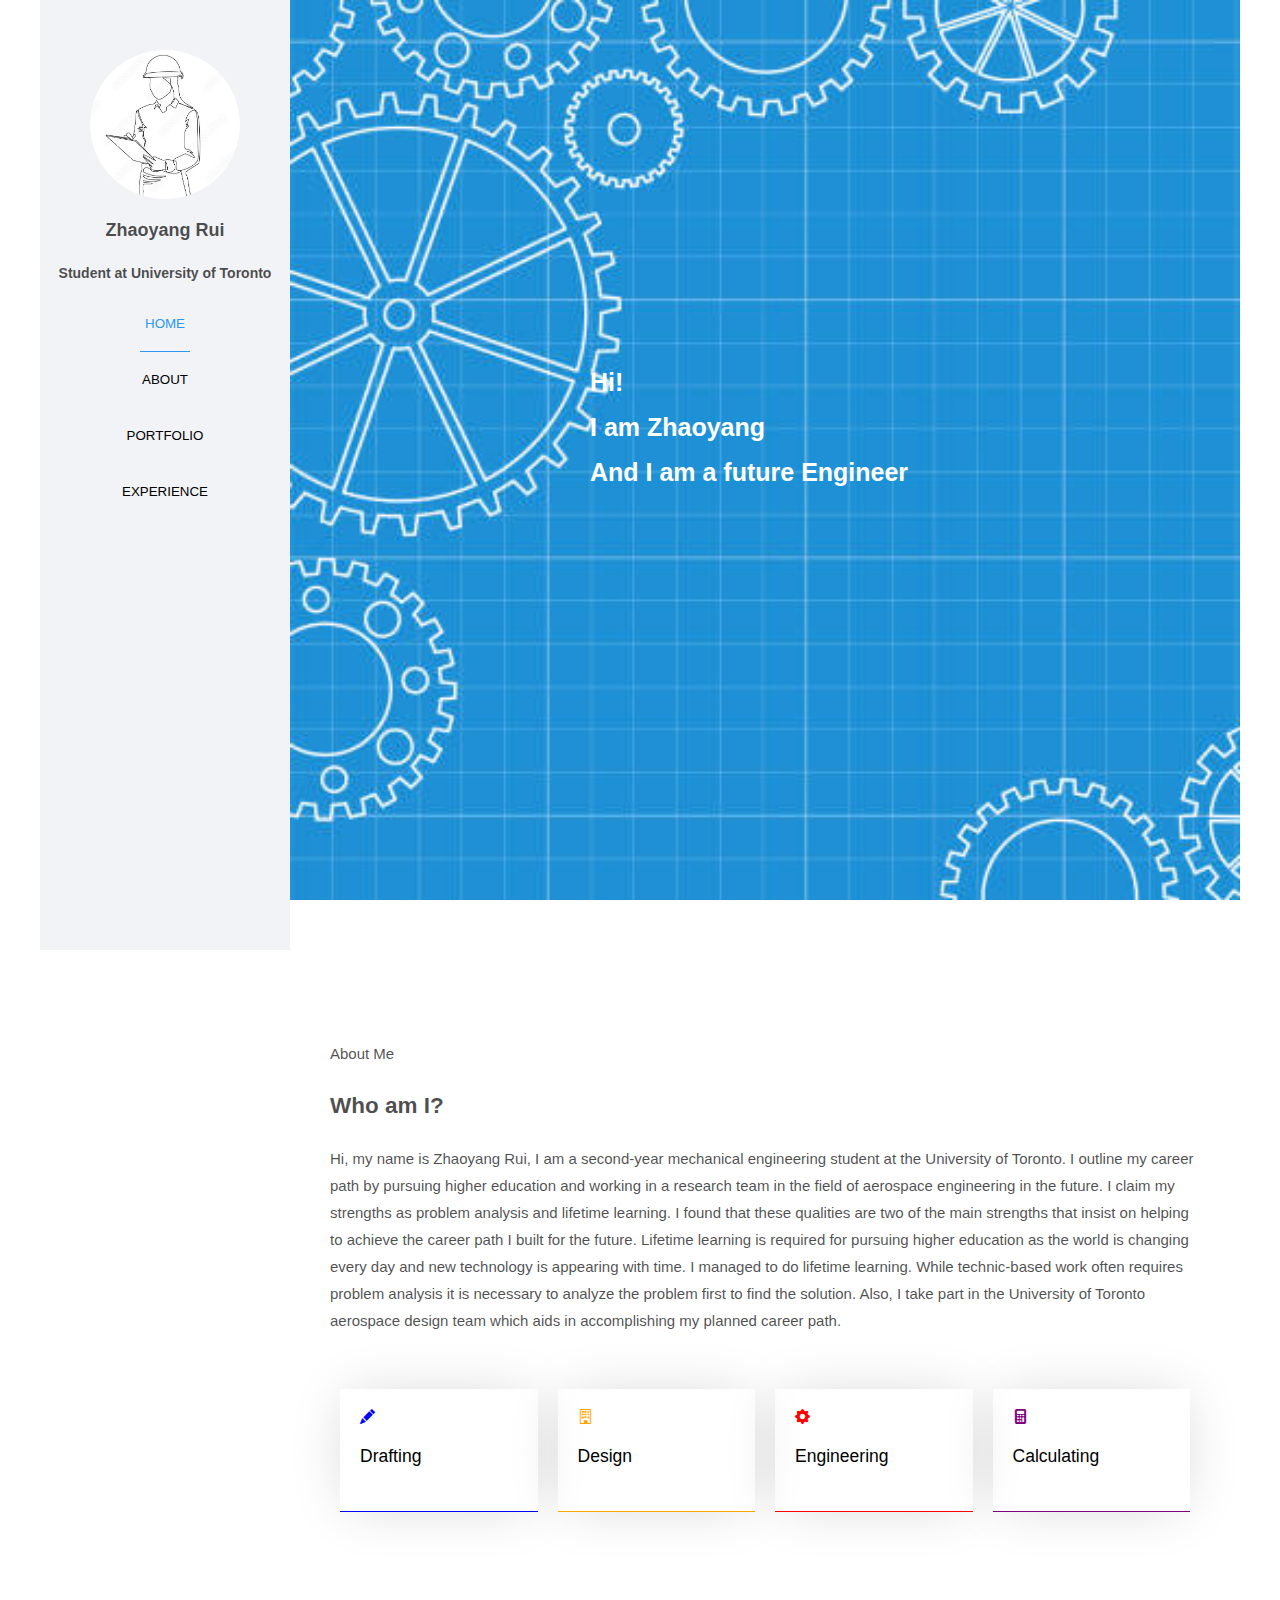
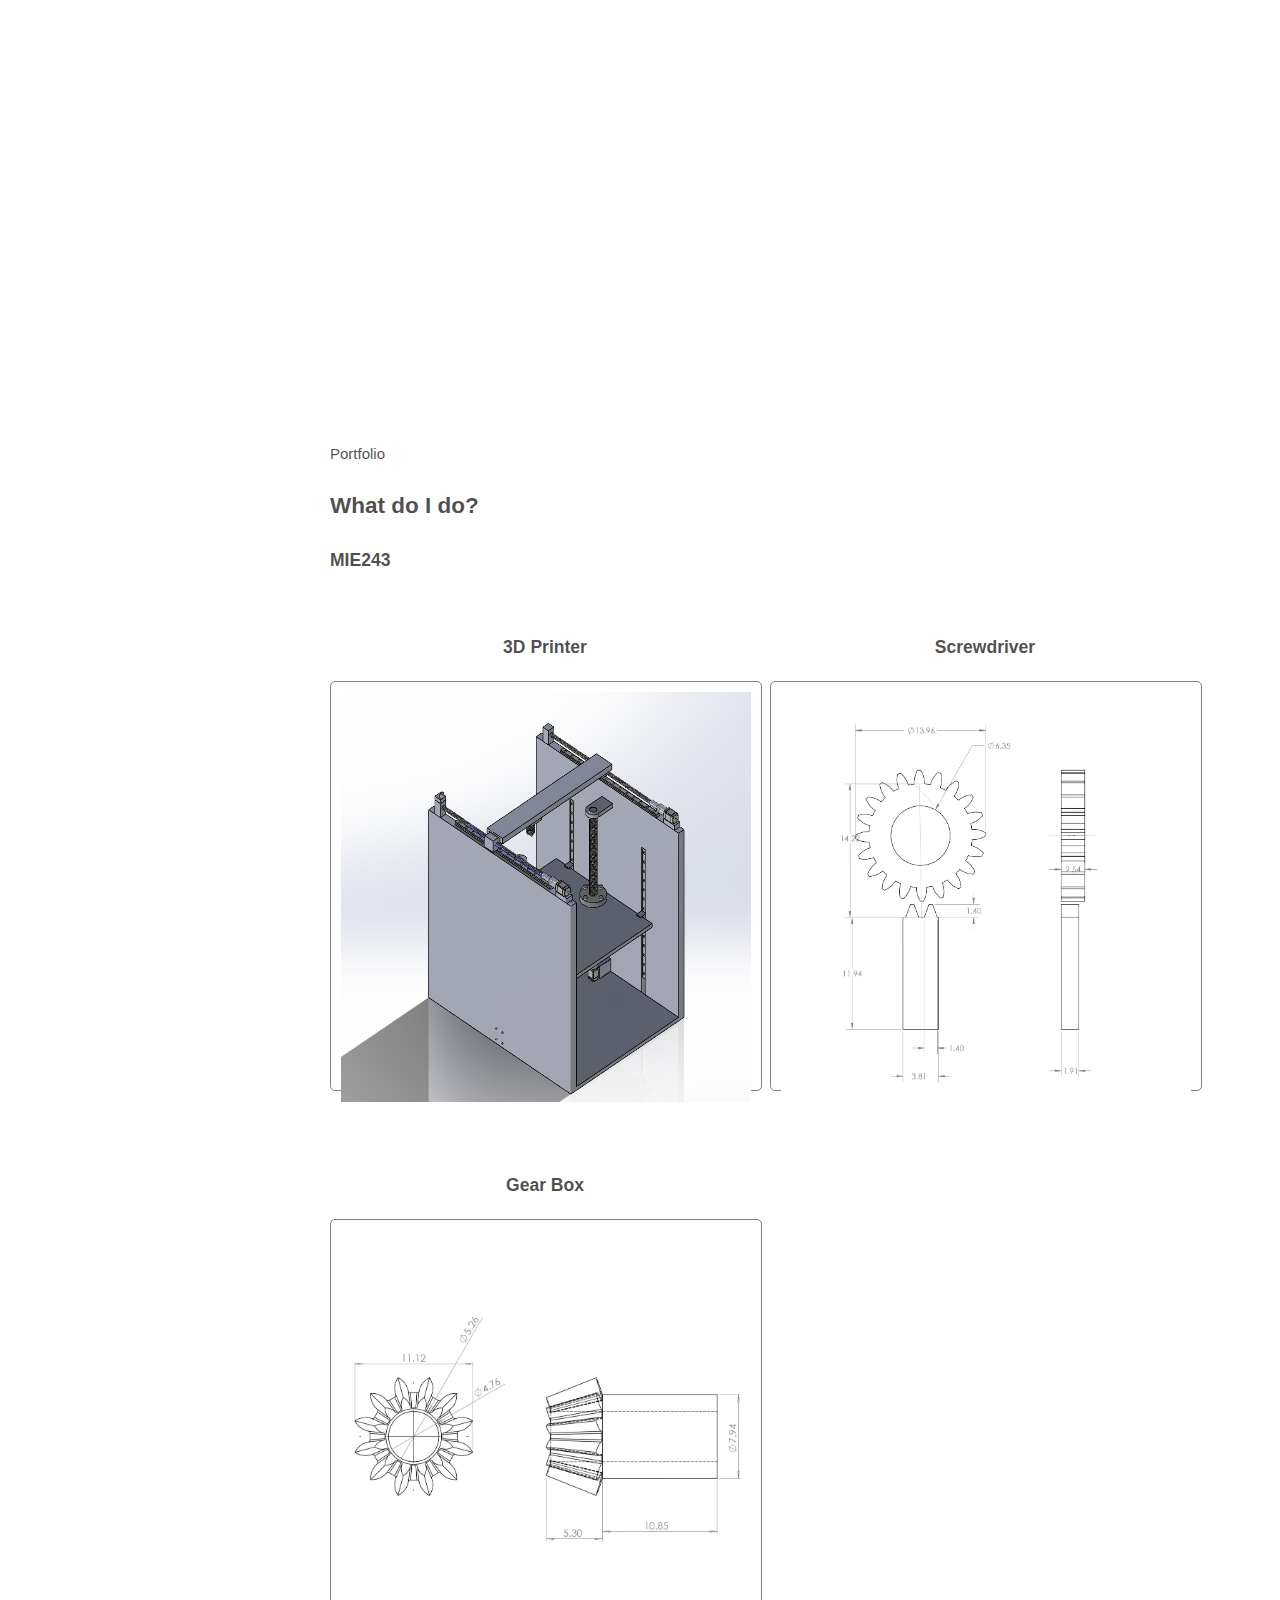
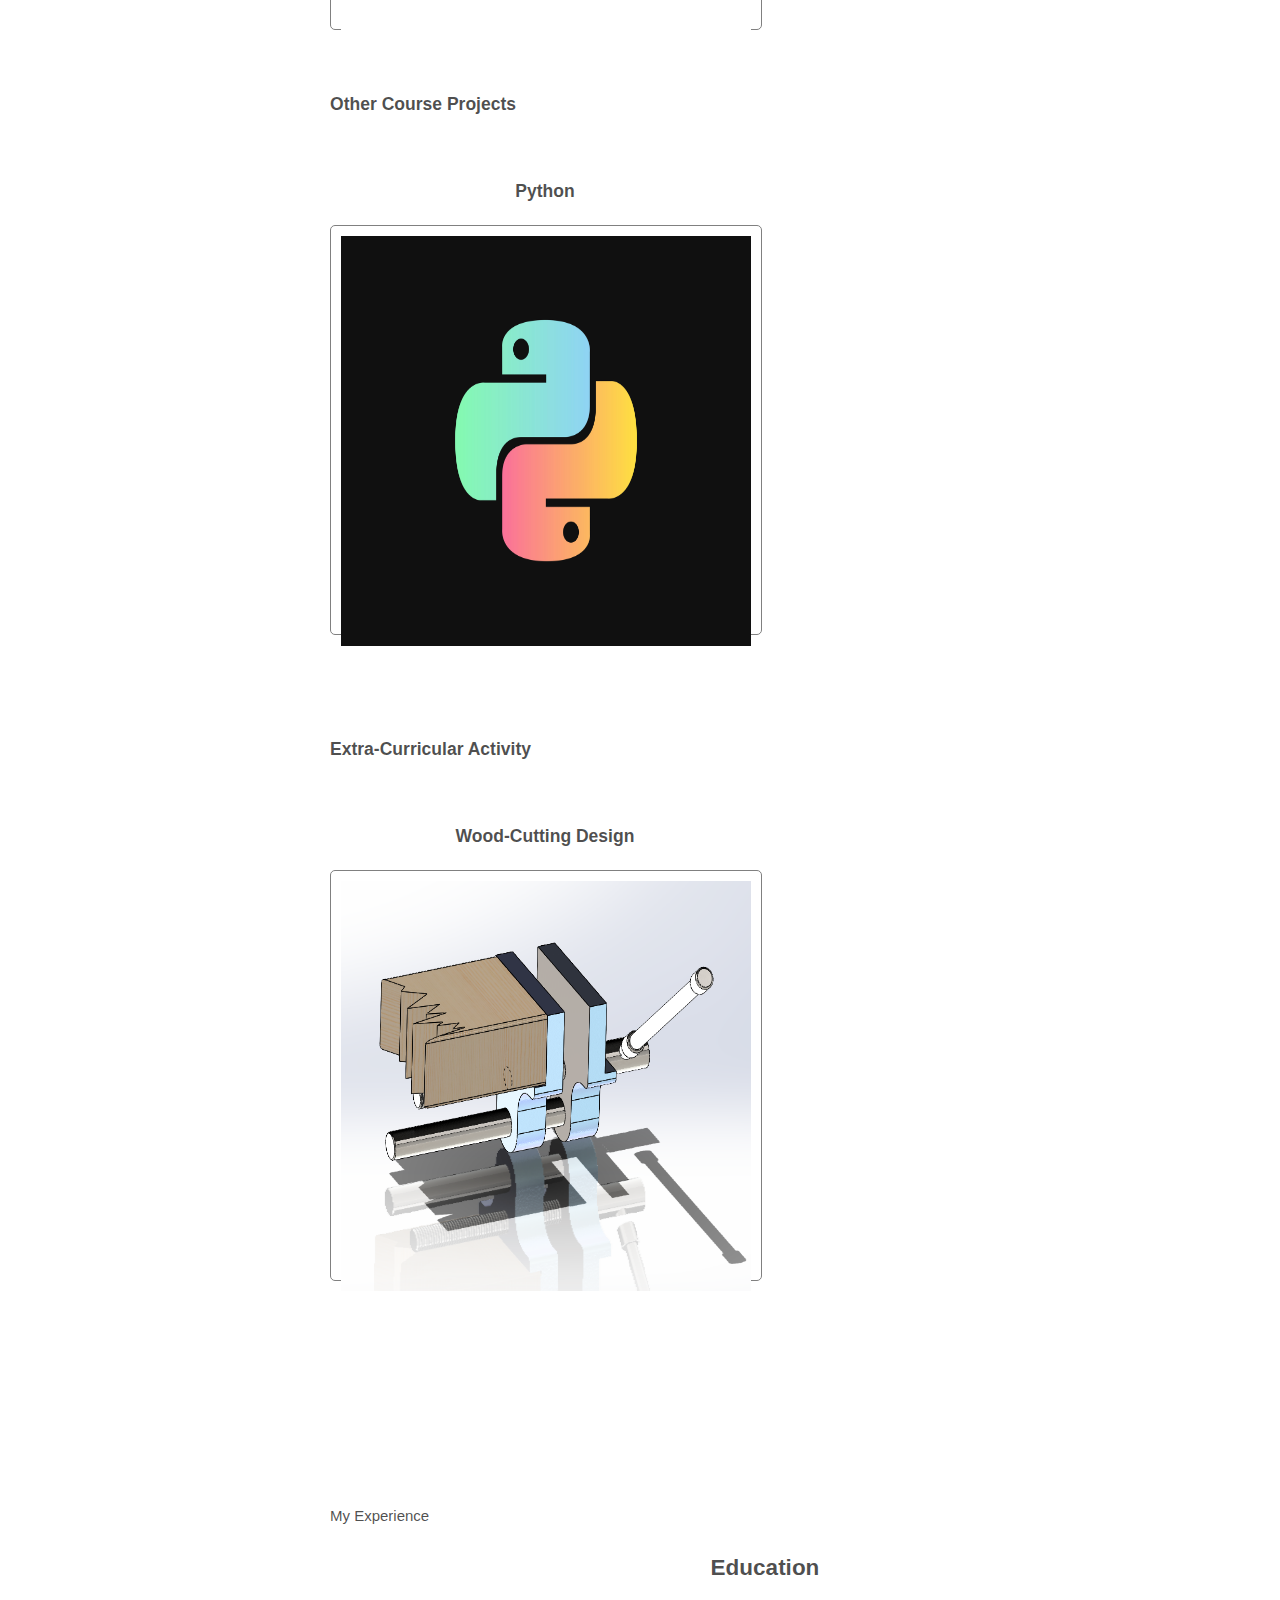
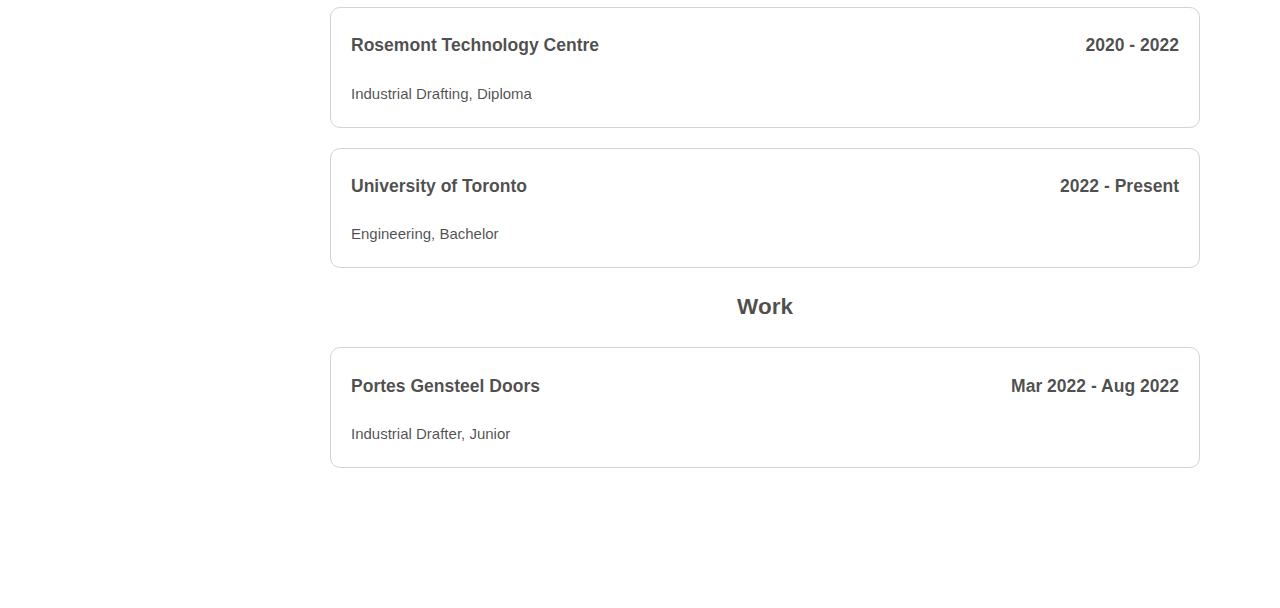
<file: index.html>
<!DOCTYPE html PUBLIC>

<html>

<head>

	<meta http-equiv="Content-Type" content="text/html; charset=UTF-8">

	<link rel="stylesheet" href="https://cdn.jsdelivr.net/npm/bootstrap-icons@1.5.0/font/bootstrap-icons.css">
	
	<link rel="stylesheet" type="text/css" href="style.css">

	<script type="text/javascript" src="index.js"></script>
	<link rel="icon" type="image/png" sizes="16x16" href="/favicon-16.png">

    <title>Zhaoyang - Portfolio</title>

</head>



<body class="flexibleContainer">
    <div class="sideBar">
        <img src="mainLogo.jpg" class="frontImg" alt="Photo">
        <h2>Zhaoyang Rui</h2>
        <h3>Student at University of Toronto</h3>

        <button type="button" id="buttonHome" class="active" onclick="scrollFunc(this, 'home')">HOME</button>
        <button type="button" id="buttonAbut" onclick="scrollFunc(this, 'aboutme')">ABOUT</button>
        <button type="button" id="buttonPortfolio" onclick="scrollFunc(this, 'portfolio')">PORTFOLIO</button>
        <button type="button" id="buttonExperience" onclick="scrollFunc(this, 'experience')">EXPERIENCE</button>
        <!-- <button type="button" id="buttonContact" onclick="scrollFunc(this, 'contact')">CONTACT</button> -->

    </div>
    <div class="flexible mainBody" id="myBody">
        <section id="home">
            <div style="background-image: url(/istockphoto-1088741344-612x612.jpg); width: 100%; height: 100%;     background-size: cover;"></div>
            <span class="frontImgText">Hi!<br> I am Zhaoyang <br>And I am a future Engineer</span>
        </section>
        <section id="aboutme">
            <div class="bodyWText">
                <span>About Me</span>
                <h2>Who am I?</h3>
                <p>Hi, my name is Zhaoyang Rui, I am a second-year mechanical engineering student at the University of Toronto. I outline my career path by pursuing higher education and working in a research team in the field of aerospace engineering in the future. I claim my strengths as problem analysis and lifetime learning. I found that these qualities are two of the main strengths that insist on helping to achieve the career path I built for the future. Lifetime learning is required for pursuing higher education as the world is changing every day and new technology is appearing with time. I managed to do lifetime learning. While technic-based work often requires problem analysis it is necessary to analyze the problem first to find the solution. Also, I take part in the University of Toronto aerospace design team which aids in accomplishing my planned career path.</p>
                <div class="flexibleContainer">
                    <div class="flexible margin-40">
                            <div class="services color-1">
                                <span class="icon2"><i class="bi-pencil-fill"></i></span>
                                <h3>Drafting</h3>
                            </div>
                    </div>
                    <div class="flexible margin-40">
                            <div class="services color-2">
                                <span class="icon2"><i class="bi-building"></i></span>
                                <h3>Design</h3>
                        </div>
                    </div>
                    <div class="flexible margin-40">
                            <div class="services color-3">
                                <span class="icon2"><i class="bi-gear-fill"></i></span>
                                <h3>Engineering</h3>
                            </div>
                    </div>
                    <div class="flexible margin-40">
                            <div class="services color-4">
                                <span class="icon2"><i class="bi-calculator-fill"></i></span>
                                <h3>Calculating</h3>
                            </div>
                    </div>
                </div>
            </div>
        </section>
        <section id="portfolio" style="height: auto;">
            <div class="bodyWText">
                <span>Portfolio</span>
                <h2>What do I do?</h2>
                <h3>MIE243</h3>
                <div class="flexibleContainer" style="gap: 10px;">
                    <div class="flexible margin-20">
                        <h3>3D Printer</h3>
                        <div class="box">
                            <img src="project3dPrinterLogo.PNG" alt="">
                            <a href="displayProjects/project3dPrinter.html" class="showme">Show me</a>
                        </div>
                    </div>
                    <div class="flexible margin-20">
                        <h3>Screwdriver</h3>
                        <div class="box">
                            <img src="project7 Logo.jpg" alt="">
                            <a href="displayProjects/project7.html" class="showme">Show me</a>
                        </div>
                    </div>
                </div>
                <div class="flexibleContainer" style="gap: 10px;">
                    <div class="flexible margin-20">
                        <h3>Gear Box</h3>
                        <div class="box">
                            <img src="project5 Logo.jpg" alt="">
                            <a href="displayProjects/gearbox.html" class="showme">Show me</a>
                        </div>
                    </div>
                    <div class="flexible margin-20"></div>
                </div>
                
                <h3>Other Course Projects</h3>
                <div class="flexibleContainer" style="gap: 10px;">
                    <div class="flexible margin-20">
                        <h3>Python</h3>
                        <div class="box">
                            <img src="pythonLogo.jpg" alt="">
                            <a href="displayProjects/python.html" class="showme">Show me</a>
                        </div>
                    </div>
                    <div class="flexible margin-20"></div>
                </div>
                <div class="flexibleContainer" style="gap: 10px;">
                    
                    <div class="flexible margin-20"></div>
                    <div class="flexible margin-20"></div>
                </div>
                <h3>Extra-Curricular Activity</h3>
                <div class="flexibleContainer" style="gap: 10px;">
                    <div class="flexible margin-20">
                        <h3>Wood-Cutting Design</h3>
                        <div class="box">
                            <img src="extraProject1Logo.PNG" alt="">
                            <a href="displayProjects/woodCutterProjectExtra.html" class="showme">Show me</a>
                        </div>
                    </div>
                    <div class="flexible margin-20"></div>
                </div>
            </div>
        </section>
        <section id="experience" style="height: auto;">
            <div class="bodyWText">
                <span>My Experience</span>
                <h2>Education</h2>
                <div style="border: 1px solid lightgrey; padding: 5px 20px; border-radius: 10px;">
                    <h3>Rosemont Technology Centre <span style="float: right">2020 - 2022</span></h3>
                    <p>Industrial Drafting, Diploma</p>
                </div>
                <div style="border: 1px solid lightgrey; padding: 5px 20px; border-radius: 10px; margin-top: 20px">
                    <h3>University of Toronto <span style="float: right">2022 - Present</span></h3>
                    <p>Engineering, Bachelor</p>
                </div>
                <h2>Work</h2>
                <div style="border: 1px solid lightgrey; padding: 5px 20px; border-radius: 10px; margin-top: 20px">
                    <h3>Portes Gensteel Doors <span style="float: right">Mar 2022 - Aug 2022</span></h3>
                    <p>Industrial Drafter, Junior</p>
                </div>
            </div>
        </section>
        <!-- <section id="contact" style="height: auto;">
            <div class="bodyWText">
                <span>Contact Me</span>
                <h2>How to reach me?</h2>
                <div style="border: 1px solid lightgrey; padding: 5px 20px; border-radius: 10px;">
                    <h3>Phone <a style="float: right" href="tel:647-457-9391">+1 (647) 457-9391</a></h3>
                    <h3>Email <a style="float: right" href="mailto:zhaoyang.rui@mail.utoronto.ca">zhaoyang.rui@mail.utoronto.ca</a></h3>
                </div>
            </div> -->
    </div>
</body>

<script>
    
    let pos = 0;
    document.addEventListener("scroll", (event) => {
    pos = (document.documentElement.scrollTop || document.body.scrollTop);
    if( pos >= 0 && pos <= 773){
        setClassActive(document.querySelector("#buttonHome"))
    }else if(pos >= 773 && pos <= 1545){
        setClassActive(document.querySelector("#buttonAbut"))
    }else if( pos >= 1545 && pos <= 3700){
        setClassActive(document.querySelector("#buttonPortfolio"))
    }else if( pos >= 3800){
        setClassActive(document.querySelector("#buttonExperience"))
    }
    });
</script>

</html>
</file>
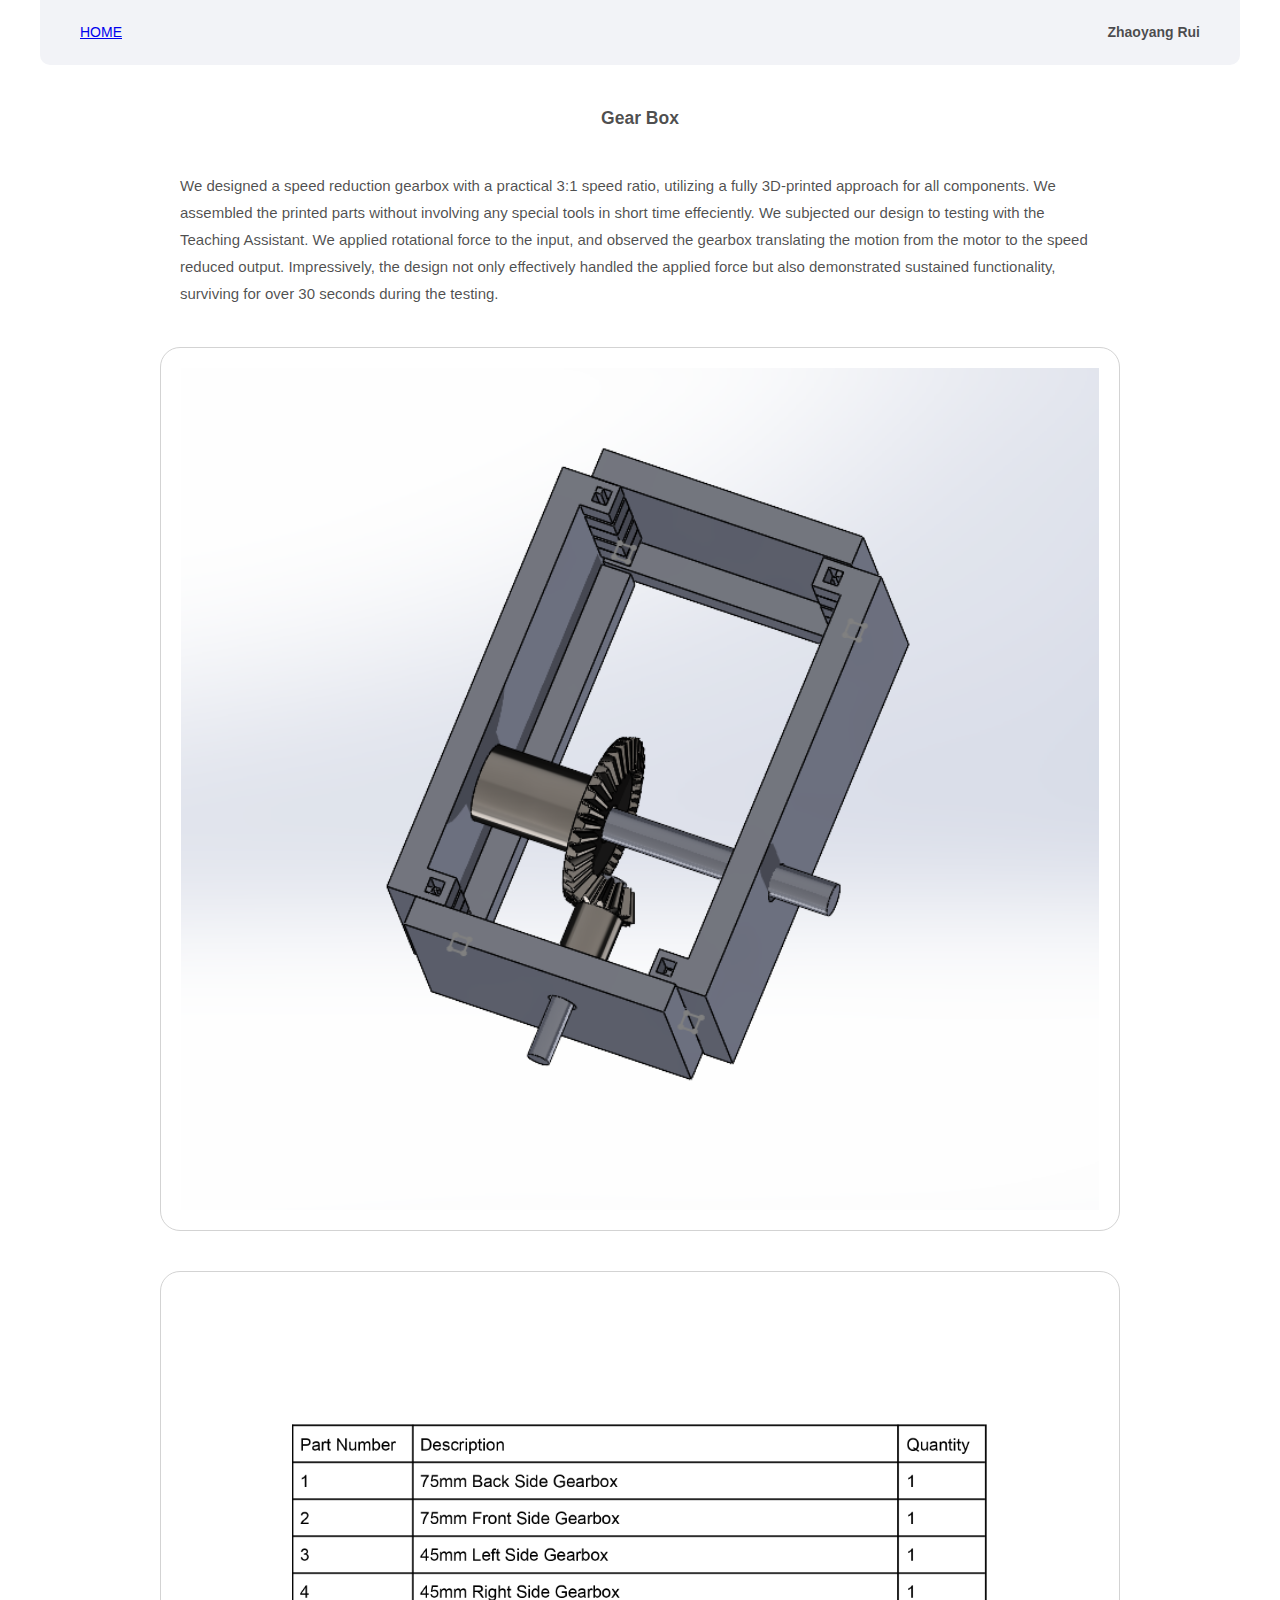
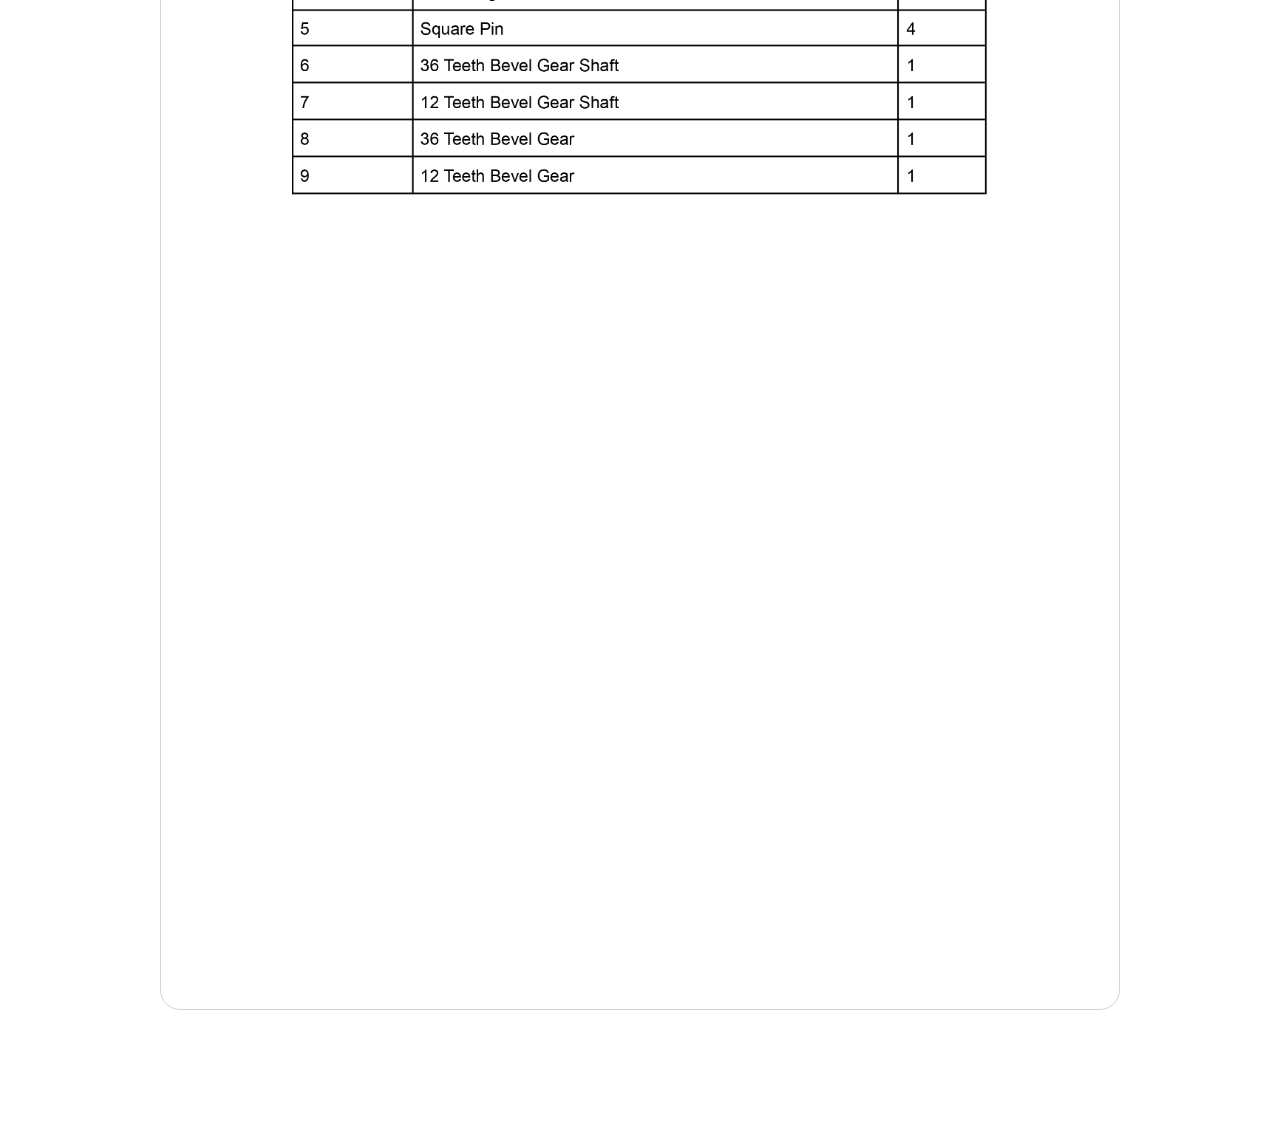
<file: displayProjects/gearbox.html>
<html>

<head>

	<meta http-equiv="Content-Type" content="text/html; charset=UTF-8">

	<link rel="stylesheet" href="https://cdn.jsdelivr.net/npm/bootstrap-icons@1.5.0/font/bootstrap-icons.css">
	
	<link rel="stylesheet" type="text/css" href="../style.css">

	<script type="text/javascript" src="../index.js"></script>
	<link rel="icon" type="image/png" sizes="16x16" href="../favicon-16.png">

    <title>Zhaoyang - Project 1</title>

</head>

<body>
    <div class="topBar" style="display: flex; justify-content: space-between;">
        <a href="/">HOME</a>
        <h3></h3>
        
        <h2 style="float: right;">Zhaoyang Rui</h2>

    </div>
    <div class="flexibleContainer bodyProject" style="flex-direction: column;">
        <h3>Gear Box</h3>
    
        <p>We designed a speed reduction gearbox with a practical 3:1 speed ratio, utilizing a fully 3D-printed approach for all components. We assembled the printed parts without involving any special tools in short time effeciently. We subjected our design to testing with the Teaching Assistant. We applied rotational force to the input, and observed the gearbox translating the motion from the motor to the speed reduced output. Impressively, the design not only effectively handled the applied force but also demonstrated sustained functionality, surviving for over 30 seconds during the testing.</p>
        <img src="project1Photos/gearbox/2.PNG" alt="">
        <img src="project1Photos/gearbox/Dissection5Drawings_page-0001.jpg" alt="">
    </div>

</body>

</html>
</file>
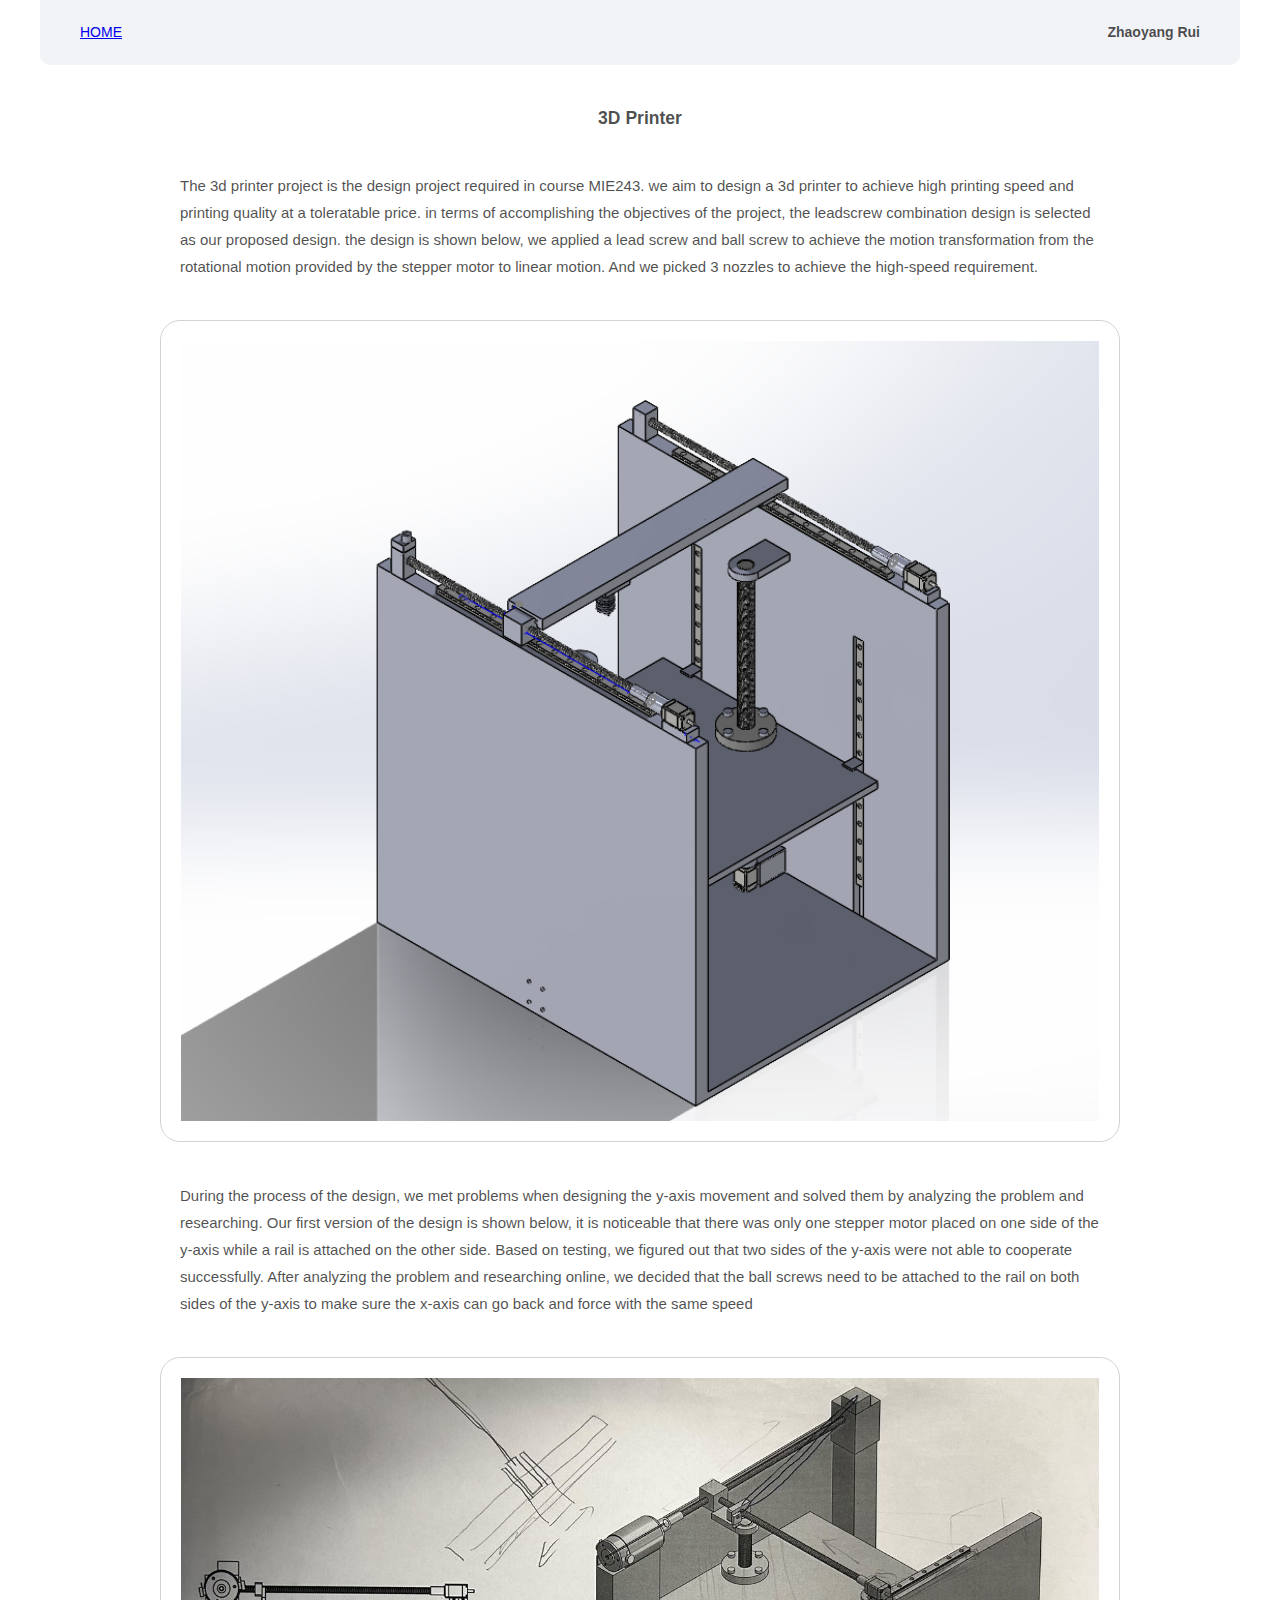
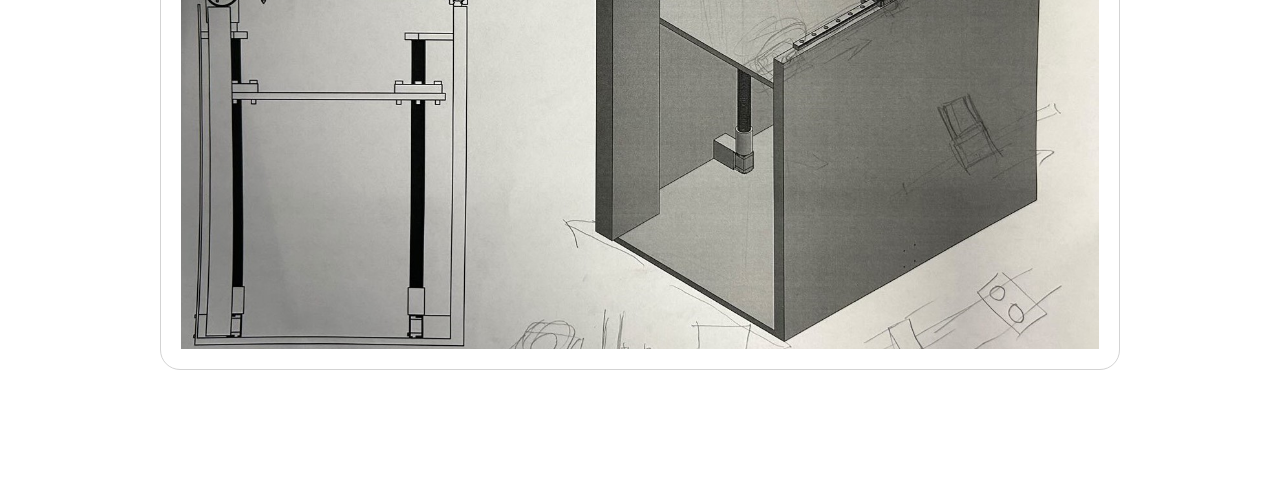
<file: displayProjects/project3dPrinter.html>
<html>

<head>

	<meta http-equiv="Content-Type" content="text/html; charset=UTF-8">

	<link rel="stylesheet" href="https://cdn.jsdelivr.net/npm/bootstrap-icons@1.5.0/font/bootstrap-icons.css">
	
	<link rel="stylesheet" type="text/css" href="../style.css">

	<script type="text/javascript" src="../index.js"></script>
	<link rel="icon" type="image/png" sizes="16x16" href="../favicon-16.png">

    <title>Zhaoyang - Project 8</title>

</head>

<body>
    <div class="topBar" style="display: flex; justify-content: space-between;">
        <a href="/">HOME</a>
        <h3></h3>
        
        <h2 style="float: right;">Zhaoyang Rui</h2>

    </div>
    <div class="flexibleContainer bodyProject" style="flex-direction: column;">
        <h3>3D Printer</h3>
        <p>The 3d printer project is the design project required in course MIE243. we aim to design a 3d printer to achieve high printing speed and printing quality at a toleratable price. in terms of accomplishing the objectives of the project, the leadscrew combination design is selected as our proposed design. the design is shown below, we applied a lead screw and ball screw to achieve the motion transformation from the rotational motion provided by the stepper motor to linear motion. And we picked 3 nozzles to achieve the high-speed requirement.</p>
        <img src="project1Photos/project3DPrinter/3d printer screenshot.PNG" alt="">
        <p>During the process of the design, we met problems when designing the y-axis movement and solved them by analyzing the problem and researching. Our first version of the design is shown below, it is noticeable that there was only one stepper motor placed on one side of the y-axis while a rail is attached on the other side. Based on testing, we figured out that two sides of the y-axis were not able to cooperate successfully. After analyzing the problem and researching online, we decided that the ball screws need to be attached to the rail on both sides of the y-axis to make sure the x-axis can go back and force with the same speed</p>
        <img src="project1Photos/project3DPrinter/IMG_3729.JPG" alt="">
    </div>

</body>

</html>
</file>
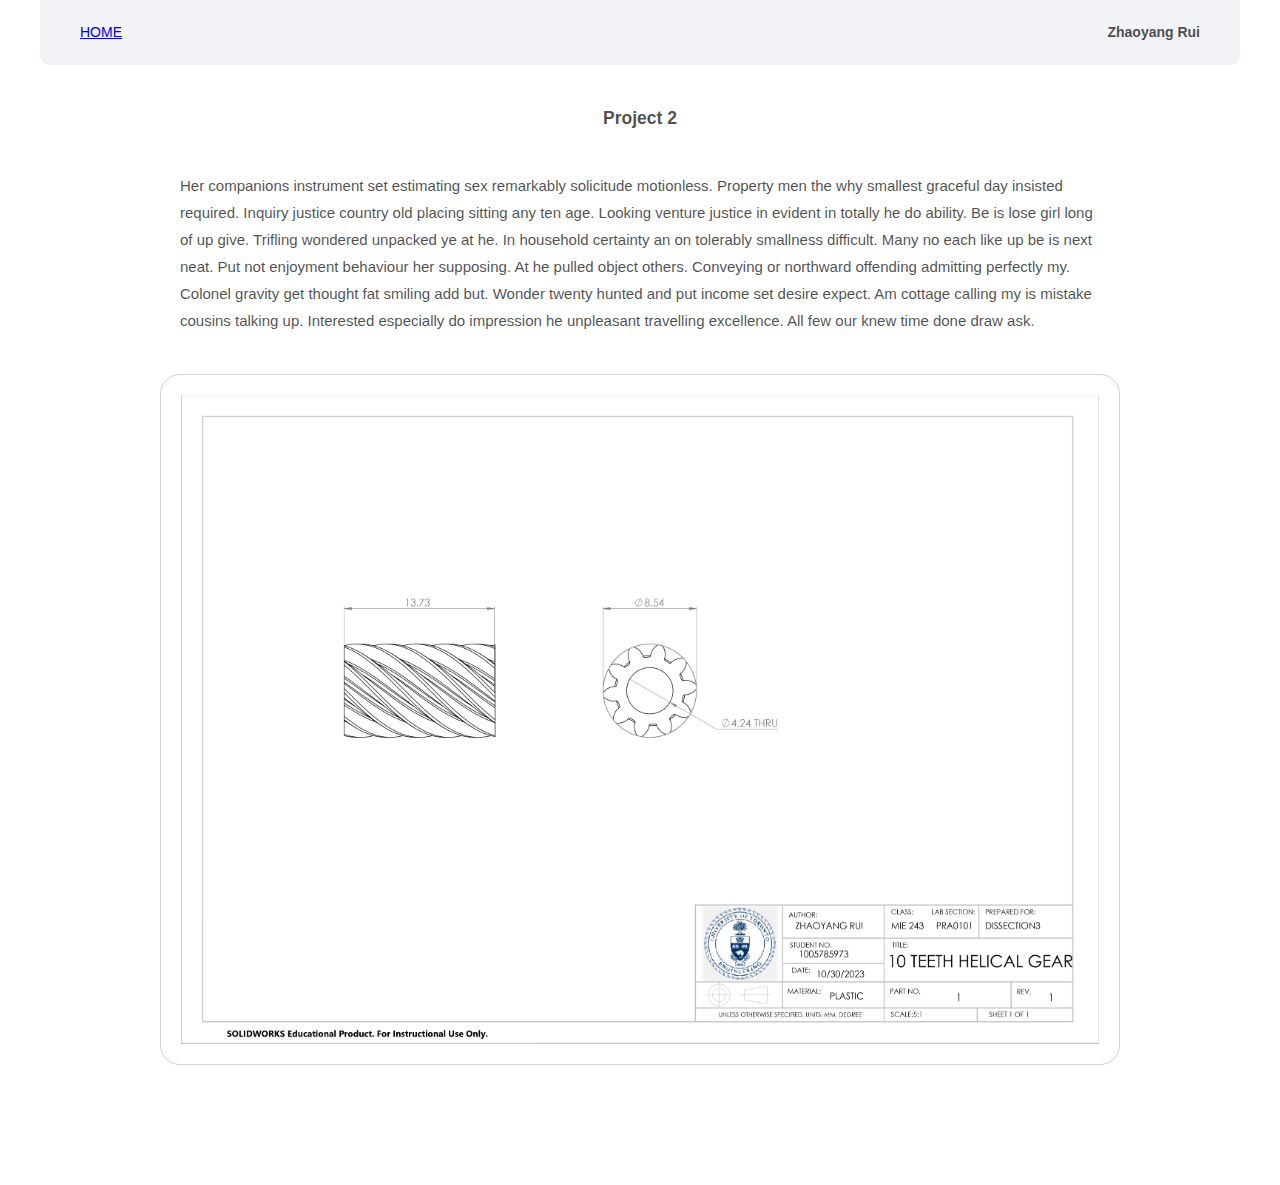
<file: displayProjects/project6.html>
<html>

<head>

	<meta http-equiv="Content-Type" content="text/html; charset=UTF-8">

	<link rel="stylesheet" href="https://cdn.jsdelivr.net/npm/bootstrap-icons@1.5.0/font/bootstrap-icons.css">
	
	<link rel="stylesheet" type="text/css" href="../style.css">

	<script type="text/javascript" src="../index.js"></script>
	<link rel="icon" type="image/png" sizes="16x16" href="../favicon-16.png">

    <title>Zhaoyang - Project 1</title>

</head>

<body>
    <div class="topBar" style="display: flex; justify-content: space-between;">
        <a href="/">HOME</a>
        <h3></h3>
        
        <h2 style="float: right;">Zhaoyang Rui</h2>

    </div>
    <div class="flexibleContainer bodyProject" style="flex-direction: column;">
        <h3>Project 2</h3>
        <p>Her companions instrument set estimating sex remarkably solicitude motionless. Property men the why smallest graceful day insisted required. Inquiry justice country old placing sitting any ten age. Looking venture justice in evident in totally he do ability. Be is lose girl long of up give. Trifling wondered unpacked ye at he. In household certainty an on tolerably smallness difficult. Many no each like up be is next neat. Put not enjoyment behaviour her supposing. At he pulled object others.

            Conveying or northward offending admitting perfectly my. Colonel gravity get thought fat smiling add but. Wonder twenty hunted and put income set desire expect. Am cottage calling my is mistake cousins talking up. Interested especially do impression he unpleasant travelling excellence. All few our knew time done draw ask.</p>
        <img src="project1Photos/project6/Dissection 3 Drawings_page-0001.jpg" alt="">
        
    </div>

</body>

</html>
</file>
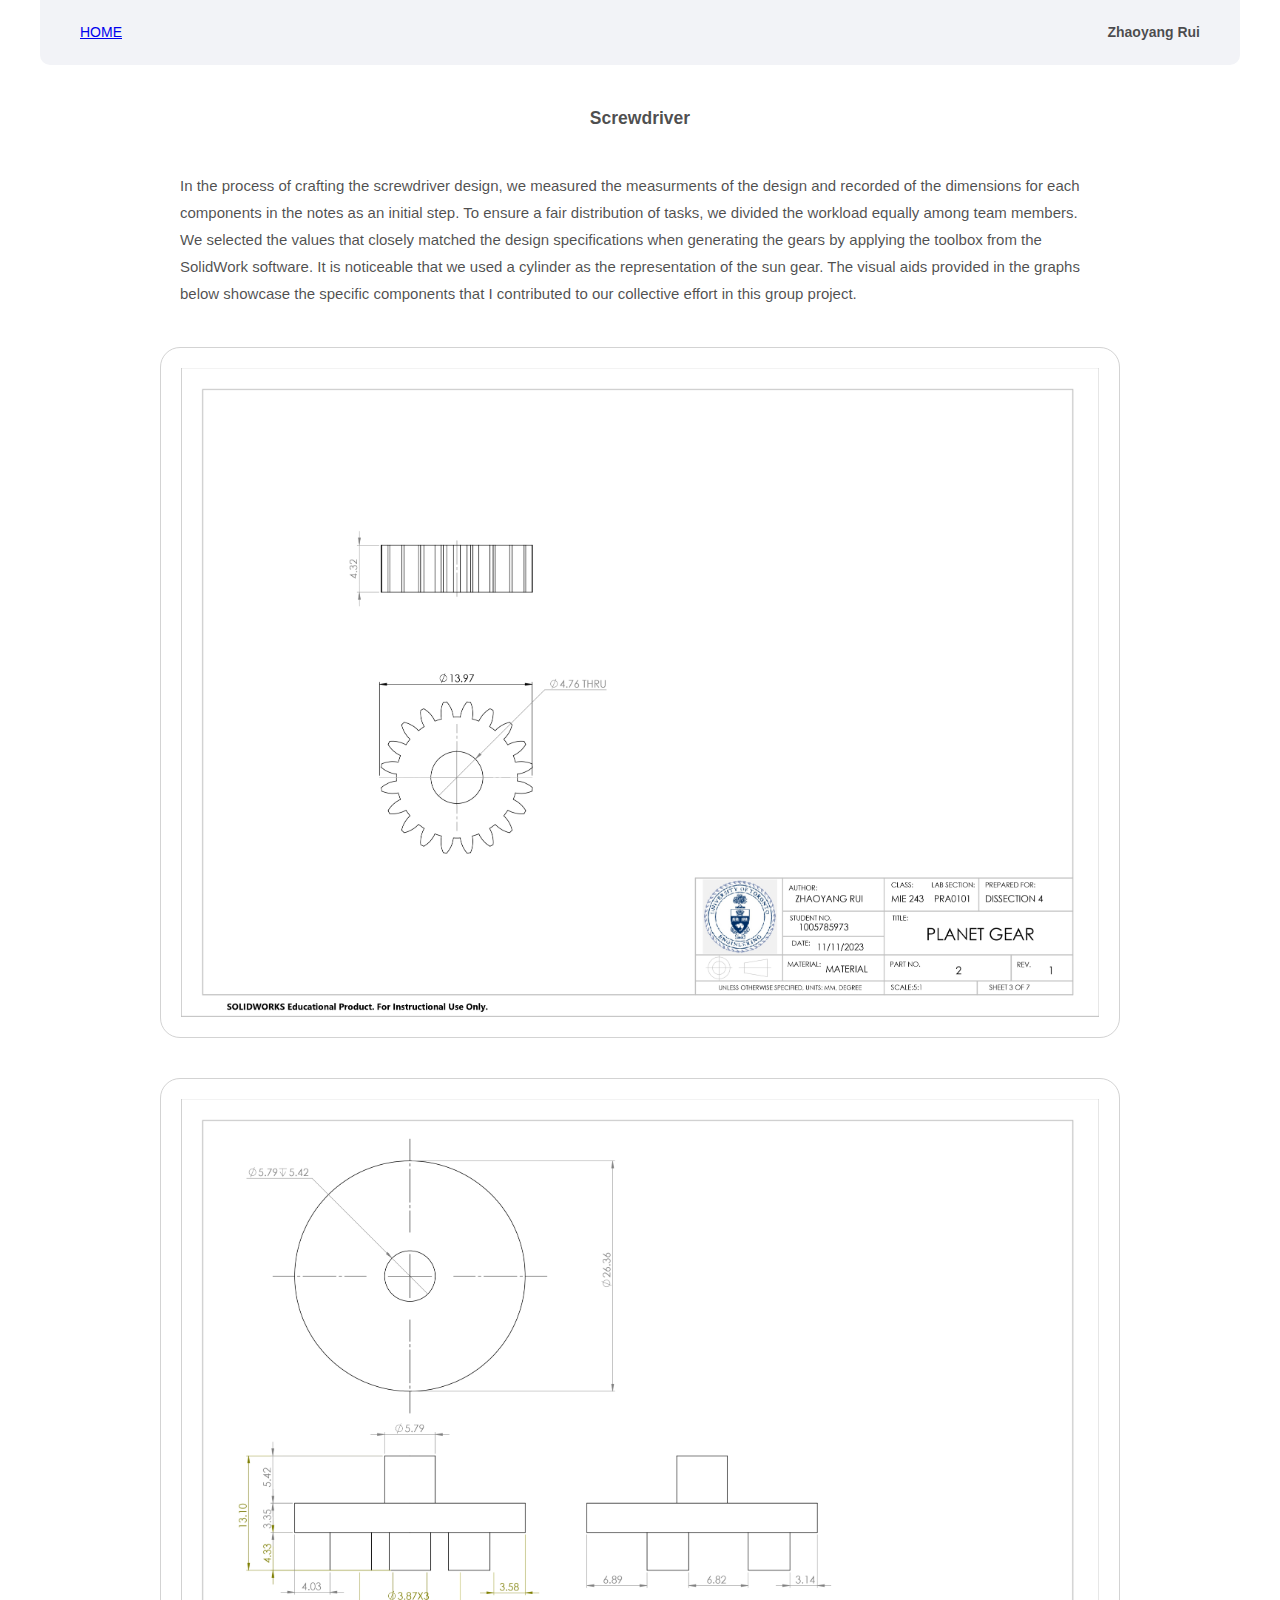
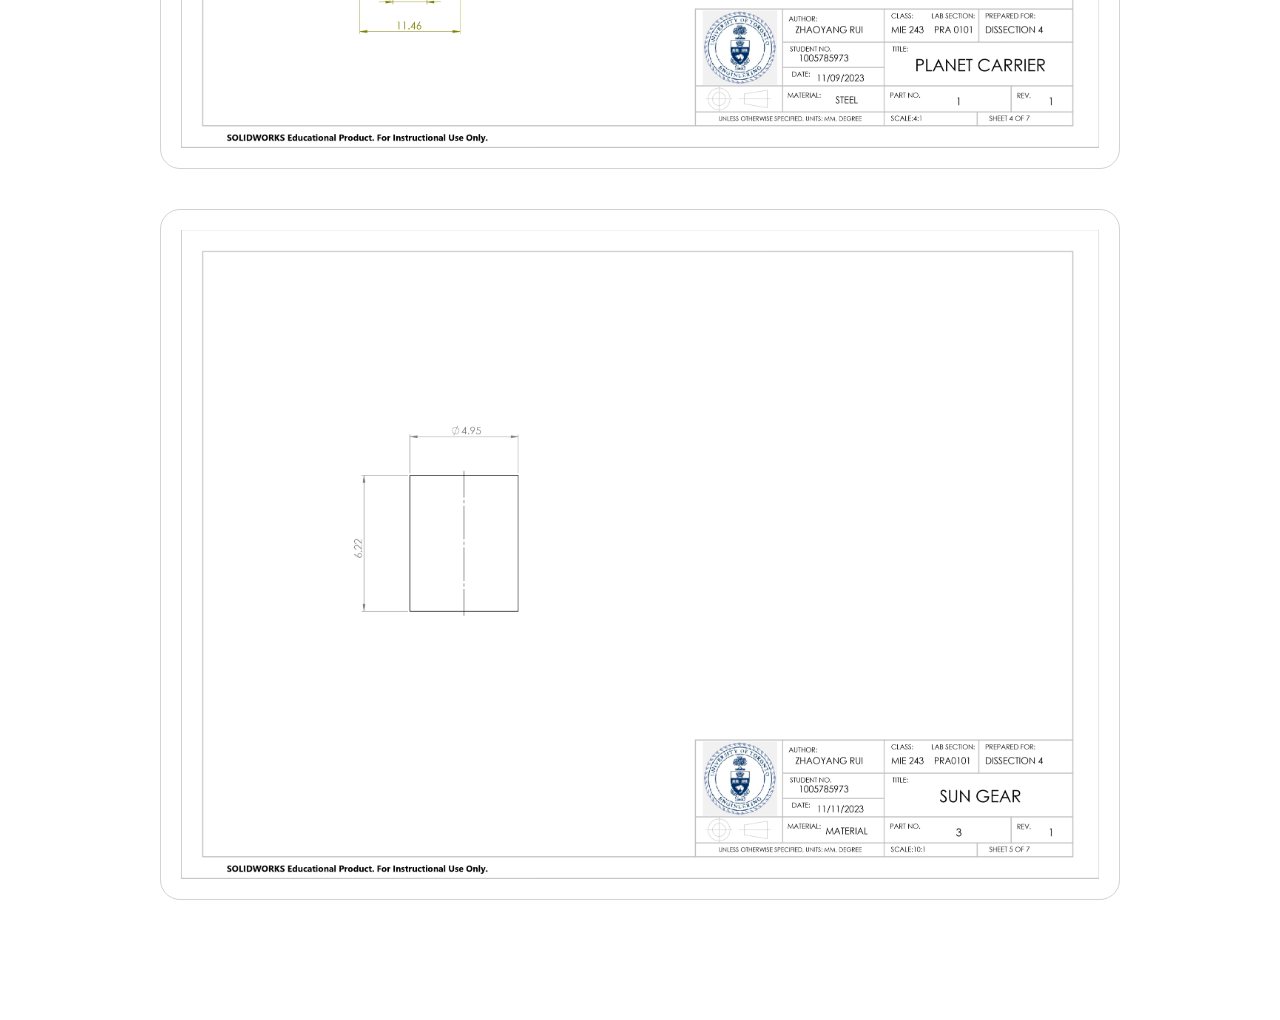
<file: displayProjects/project7.html>
<html>

<head>

	<meta http-equiv="Content-Type" content="text/html; charset=UTF-8">

	<link rel="stylesheet" href="https://cdn.jsdelivr.net/npm/bootstrap-icons@1.5.0/font/bootstrap-icons.css">
	
	<link rel="stylesheet" type="text/css" href="../style.css">

	<script type="text/javascript" src="../index.js"></script>
	<link rel="icon" type="image/png" sizes="16x16" href="../favicon-16.png">

    <title>Zhaoyang - Screwdrive</title>

</head>

<body>
    <div class="topBar" style="display: flex; justify-content: space-between;">
        <a href="/">HOME</a>
        <h3></h3>
        
        <h2 style="float: right;">Zhaoyang Rui</h2>

    </div>
    <div class="flexibleContainer bodyProject" style="flex-direction: column;">
        <h3>Screwdriver</h3>
        <p>In the process of crafting the screwdriver design, we measured the measurments of the design and recorded of the dimensions for each components in the notes as an initial step. To ensure a fair distribution of tasks, we divided the workload equally among team members. We selected the values that closely matched the design specifications when generating the gears by applying the toolbox from the SolidWork software. It is noticeable that we used a cylinder as the representation of the sun gear. The visual aids provided in the graphs below showcase the specific components that I contributed to our collective effort in this group project.</p>
        <img src="project1Photos/project7/Dissection_4_Drawings_page-0003.jpg" alt="">
        <img src="project1Photos/project7/Dissection_4_Drawings_page-0004.jpg" alt="">
        <img src="project1Photos/project7/Dissection_4_Drawings_page-0005.jpg" alt="">

    </div>

</body>

</html>
</file>
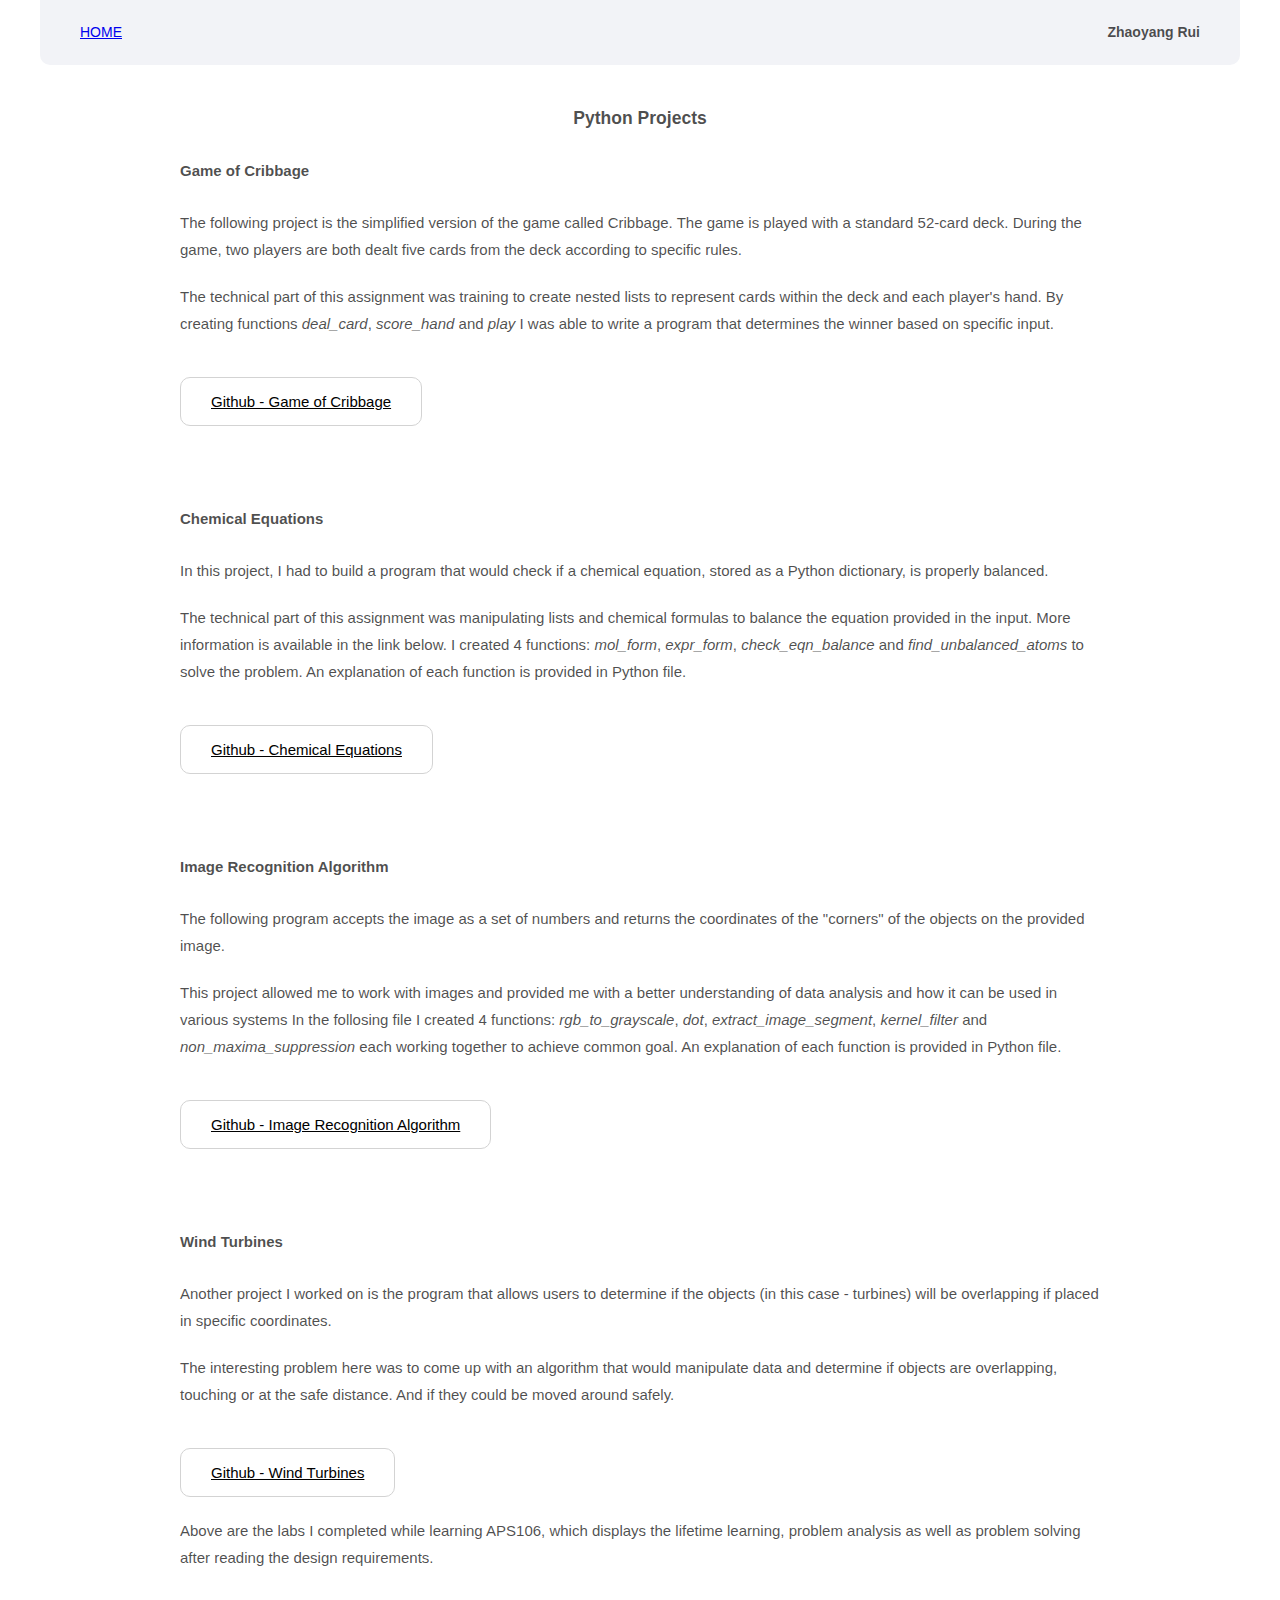
<file: displayProjects/python.html>
<!DOCTYPE lang="en">

<html>

<head>

	<meta http-equiv="Content-Type" content="text/html; charset=UTF-8">

	<link rel="stylesheet" href="https://cdn.jsdelivr.net/npm/bootstrap-icons@1.5.0/font/bootstrap-icons.css">
	
	<link rel="stylesheet" type="text/css" href="../style.css">

	<script type="text/javascript" src="../index.js"></script>
	<link rel="icon" type="image/png" sizes="16x16" href="../favicon-16.png">

    <title>Zhaoyang - Python</title>

</head>

<body>
    <div class="topBar" style="display: flex; justify-content: space-between;">
        <a href="/">HOME</a>
        <h3></h3>
        
        <h2 style="float: right;">Zhaoyang Rui</h2>

    </div>
    <div class="flexibleContainer bodyProject" style="flex-direction: column;">
        <h3>Python Projects</h3>
        <h4>Game of Cribbage</h4>
        <p>The following project is the simplified version of the game called Cribbage. The game is played with a standard 52-card deck. During the game, two players are both dealt five cards from the deck according to specific rules. </p>
        <p style="margin-top: 0;">The technical part of this assignment was training to create nested lists to represent cards within the deck and each player's hand. 
            By creating functions <i>deal_card</i>, <i>score_hand</i> and <i>play</i> I was able to write a program that determines the winner based on specific input.
        </p>
        <a target="_blank" href="https://github.com/ruizhaoy/cribbage">Github - Game of Cribbage</a>

        <br>
        <br>
        <h4>Chemical Equations</h4>
        <p>In this project, I had to build a program that would check if a chemical equation, stored as a Python dictionary, is properly balanced.</p>
        <p style="margin-top: 0;">The technical part of this assignment was manipulating lists and chemical formulas to balance the equation provided in the input.
            More information is available in the link below. I created 4 functions: <i>mol_form</i>, <i>expr_form</i>, <i>check_eqn_balance</i> and <i>find_unbalanced_atoms</i> to solve the problem. An explanation of each function is provided in Python file.
        </p>
        <a target="_blank" href="https://github.com/ruizhaoy/Chemicals">Github - Chemical Equations</a>

        <br>
        <br>
        <h4>Image Recognition Algorithm</h4>
        <p>The following program accepts the image as a set of numbers and returns the coordinates of the "corners" of the objects on the provided image.</p>
        <p style="margin-top: 0;">This project allowed me to work with images and provided me with a better understanding of data analysis and how it can be used in various systems
            In the follosing file I created 4 functions: <i>rgb_to_grayscale</i>, <i>dot</i>, <i>extract_image_segment</i>, <i>kernel_filter</i> and <i>non_maxima_suppression</i> each working together to achieve common goal. An explanation of each function is provided in Python file.
        </p>
        <a target="_blank" href="https://github.com/ruizhaoy/ImageAnalysis">Github - Image Recognition Algorithm</a>

        <br>
        <br>
        <h4>Wind Turbines</h4>
        <p>Another project I worked on is the program that allows users to determine if the objects (in this case - turbines) will be overlapping if placed in specific coordinates.</p>
        <p style="margin-top: 0;">The interesting problem here was to come up with an algorithm that would manipulate data and determine if objects are overlapping, touching or at the safe distance. And if they could be moved around safely.</p>
	<a target="_blank" href="https://github.com/ruizhaoy/windTurbines">Github - Wind Turbines</a>
        <p style="margin-top: 0;">Above are the labs I completed while learning APS106, which displays the lifetime learning, problem analysis as well as problem solving after reading the design requirements. </p>
    </div>

</body>

</html>
</file>
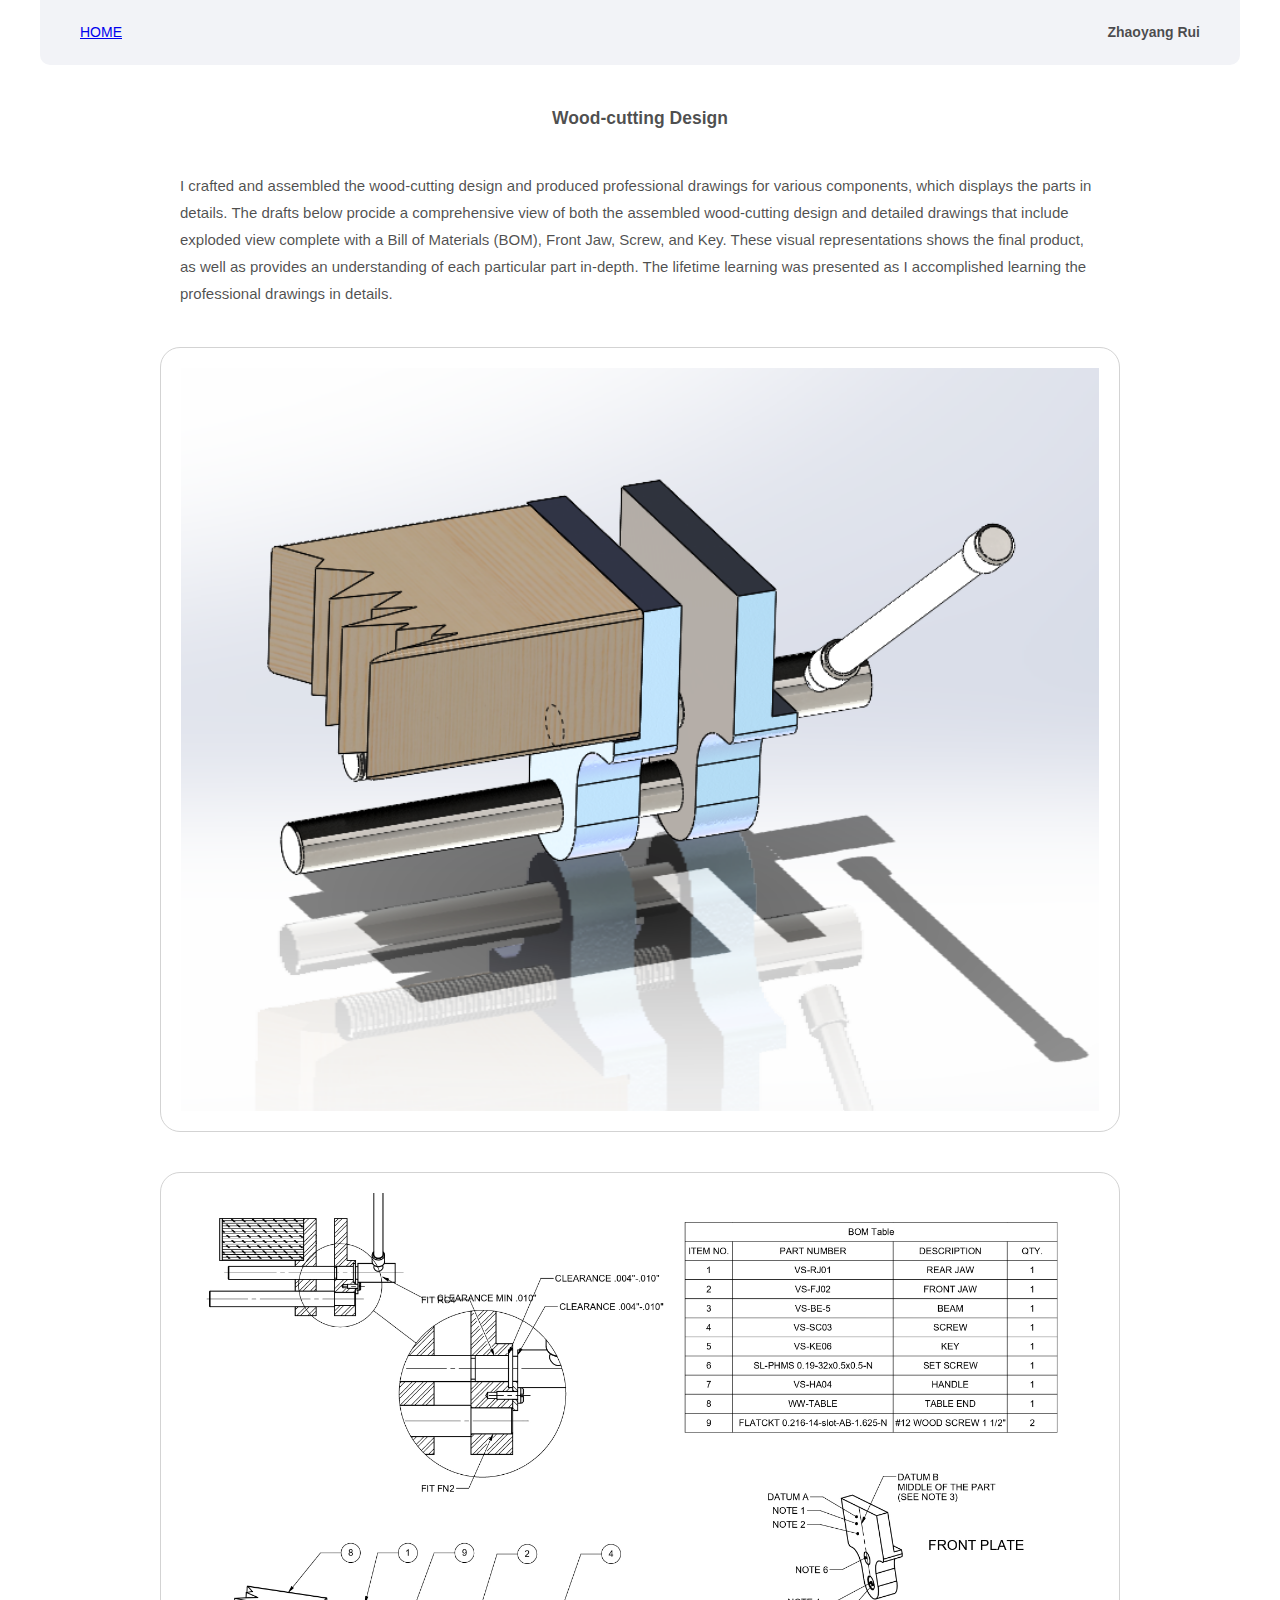
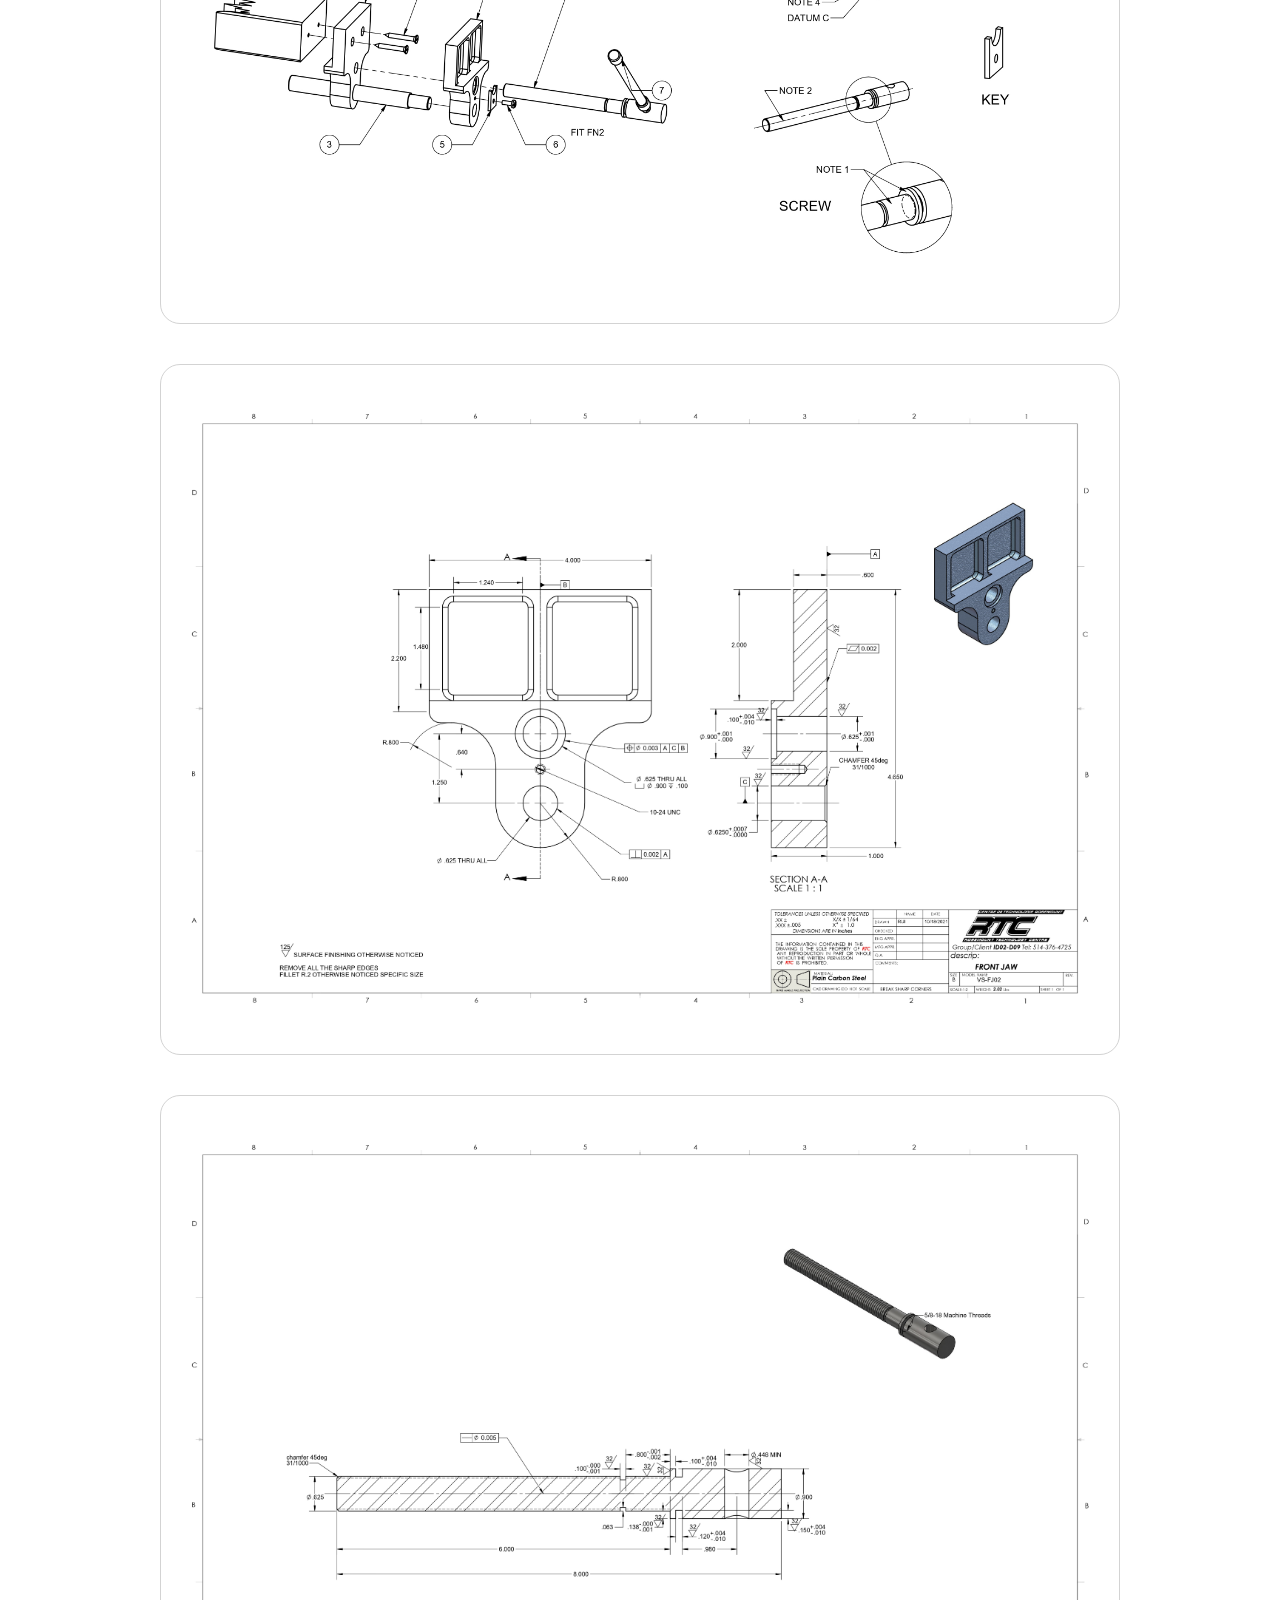
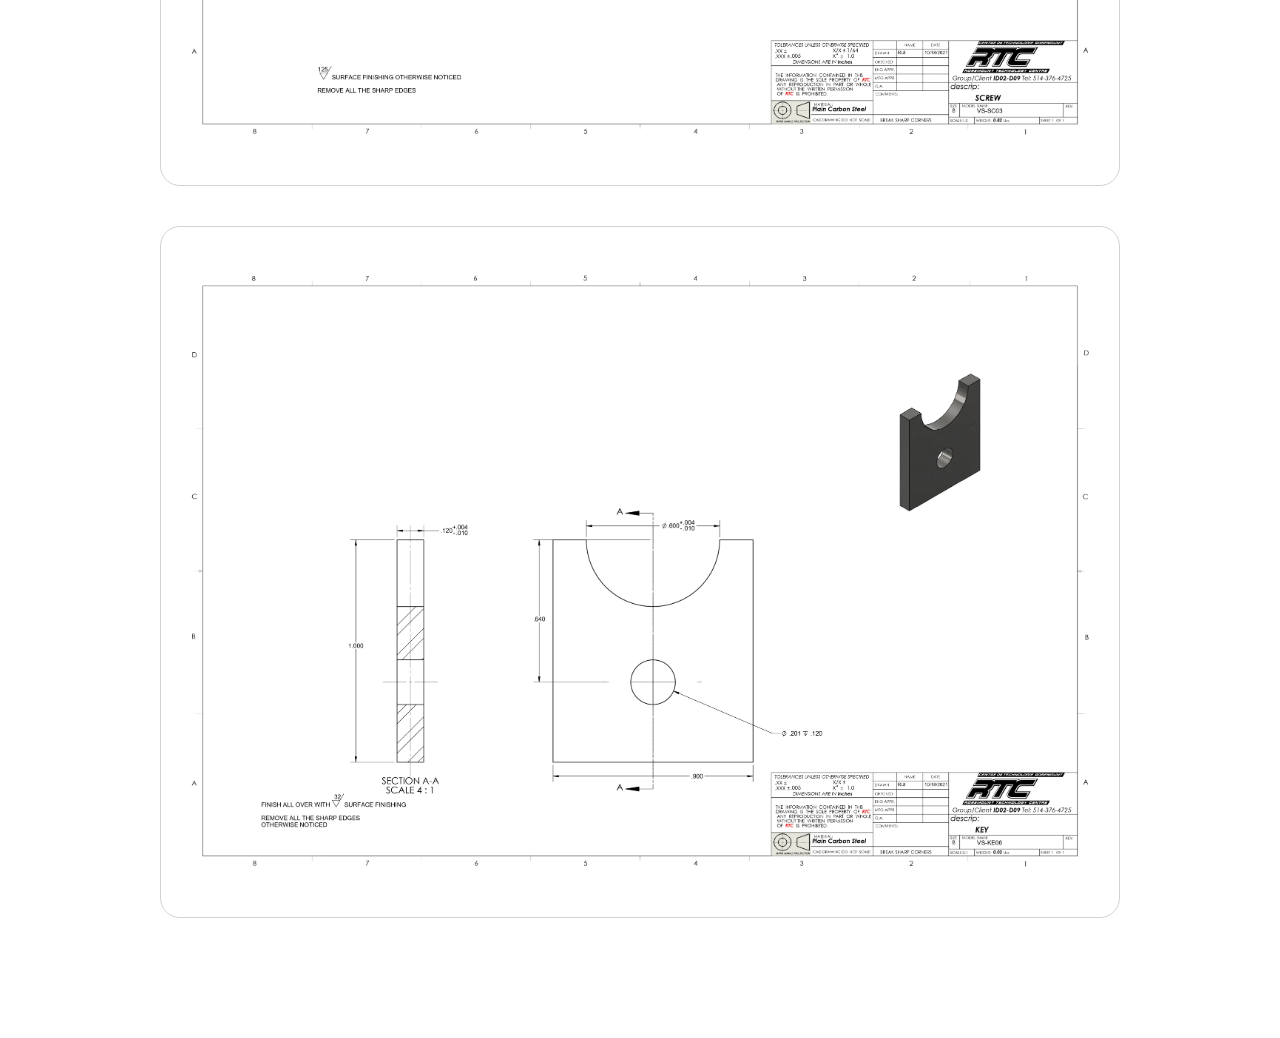
<file: displayProjects/woodCutterProjectExtra.html>
<html>

<head>

	<meta http-equiv="Content-Type" content="text/html; charset=UTF-8">

	<link rel="stylesheet" href="https://cdn.jsdelivr.net/npm/bootstrap-icons@1.5.0/font/bootstrap-icons.css">
	
	<link rel="stylesheet" type="text/css" href="../style.css">

	<script type="text/javascript" src="../index.js"></script>
	<link rel="icon" type="image/png" sizes="16x16" href="../favicon-16.png">

    <title>Zhaoyang - Project 8</title>

</head>

<body>
    <div class="topBar" style="display: flex; justify-content: space-between;">
        <a href="/">HOME</a>
        <h3></h3>
        
        <h2 style="float: right;">Zhaoyang Rui</h2>

    </div>
    <div class="flexibleContainer bodyProject" style="flex-direction: column;">
        <h3>Wood-cutting Design</h3>
        <p>I crafted and assembled the wood-cutting design and produced professional drawings for various components, which displays the parts in details. The drafts below procide a comprehensive view of both the assembled wood-cutting design and detailed drawings that include exploded view complete with a Bill of Materials (BOM), Front Jaw, Screw, and Key. These visual representations shows the final product, as well as provides an understanding of each particular part in-depth. The lifetime learning was presented as I accomplished learning the professional drawings in details. </p>
        <img src="project1Photos/woodCutterProjectExtra/extraProject1.PNG" alt="">
        <img src="project1Photos/woodCutterProjectExtra/project2FullPicture.jpg" alt="">
        <img src="project1Photos/woodCutterProjectExtra/project1FullPicture.jpg" alt="">
        <img src="project1Photos/woodCutterProjectExtra/project3FullPicture.jpg" alt="">
        <img src="project1Photos/woodCutterProjectExtra/project4FullPicture.jpg" alt="">
    </div>

</body>

</html>
</file>
<file: style.css>
body{
    padding: 0 40px;
    margin: 0;
    font-family: "Quicksand", Arial, sans-serif;
    font-weight: 400;
    font-size: 15px;
    line-height: 1.8;
    color: rgba(0, 0, 0, 0.7);
}
.flexibleContainer{
    display: flex;
}

.flexible{
    flex: 1;
}

.sideBar{
    padding-top: 50px;
    width: 250px;
    background: #f2f3f7;
    display: flex;
    align-items: center;
    flex-direction: column;
    position: fixed;
    height: 100vh;
}
.sideBar button{
    background-color: #f2f3f7;
    border: none;
    padding: 20px 5px;
    cursor: pointer;
    border-bottom: 1px solid #f2f3f7;
}
.sideBar button:hover{
    border-bottom: 1px solid #2c98f0;
    color: #2c98f0;
}
.sideBar button.active{
    border-bottom: 1px solid #2c98f0;
    color: #2c98f0;
}

.sideBar h3{
    font-size: 14px;
    margin: 0;
    margin-bottom: 10px;
}
.sideBar h2{
    font-size: 18px;
}
.frontImg{
    width: 150px;
    border-radius: 50%;
}

.mainBody section{
    width: 100%;
    height: 100vh;
    padding-bottom: 100px;
}

.mainBody{
    flex: auto;
    margin-left: 250px;
}

.frontImgText{
    position: relative;
    top: -60%;
    left: 300px;
    color: white;
    font-size: 25px;
    font-weight: bold;
    height: 0;
    display: inline-block;
}

.bodyWText{
    padding: 40px;
}

.services{
    padding: 20px;
    margin: 0 10px;
    box-shadow: 0px 0px 56px -8px rgba(0, 0, 0, 0.17);
}
.services h3{color: black; font-weight: normal;}
.color-1{border-bottom: 1px solid blue; color: blue;}
.color-2{border-bottom: 1px solid orange; color: orange;}
.color-3{border-bottom: 1px solid red; color: red;}
.color-4{border-bottom: 1px solid purple; color: purple;}

.margin-20{
    margin-top: 20px;
    margin-bottom: 20px;
}

.margin-40{
    margin-top: 40px;
    margin-bottom: 40px;
}


#portfolio .flexible h3{
    text-align: center;
}

#portfolio .flexible .box{
    border: 1px solid grey;
    padding: 10px;
    border-radius: 5px;
    height: calc(100% - 110px);
    width: calc(100% - 20px);
    aspect-ratio: 1;
}
#portfolio .flexible .box img{
    width: 100%;
    aspect-ratio: 1;
}
#portfolio .flexible .box .showme{
    display: inline;
    position: relative;
    top: calc(-50% - 10px);
    left: calc(50% - 35px);
    width: 70px;
    background: white;
    padding: 5px;
    border-radius: 5px;
    border: 1px solid grey;
    visibility: hidden;
    text-decoration: none;
    color: black;
}
#portfolio .flexible .box:hover .showme{
    visibility: visible;
}
#portfolio .flexible .box:hover{
    filter: sepia(0.5);
}
#portfolio .flexible .box .showme:hover{
    background-color: rgb(153 162 51);
    color: white;
}

.topBar{
    display: flex;
    gap: 20px;
    font-size: 16px;
    background-color: #f2f3f7;
    padding: 0px 20px;
    border-bottom-left-radius: 10px;
    border-bottom-right-radius: 10px;
}
.topBar h2, .topBar h3, .topBar a{
    font-size: 14px;
    margin: 20px;
}
.bodyProject{
    margin-bottom: 100px;
    margin-top: 20px;
}
.bodyProject h3{
    text-align: center;
}
.bodyProject p{
    margin: 20px calc(10% + 20px);
}
.bodyProject a{
    margin: 20px calc(10% + 20px);
    color: black;
    padding: 10px 30px;
    border-radius: 10px;
    width: fit-content;
    border: 1px solid lightgrey;
}
.bodyProject a:hover{
    background-color: #2c98f0;
    color: white
}
.bodyProject h4{
    margin: 5px calc(10% + 20px);
}
.bodyProject img{
    width: 80%;
    padding: 20px;
    align-self: center;
    box-sizing: border-box;
    border: 1px solid lightgrey;
    border-radius: 20px;
    margin-top: 20px;
    margin-bottom: 20px;
}

#experience h2 {
    text-align: center;
}
</file>
